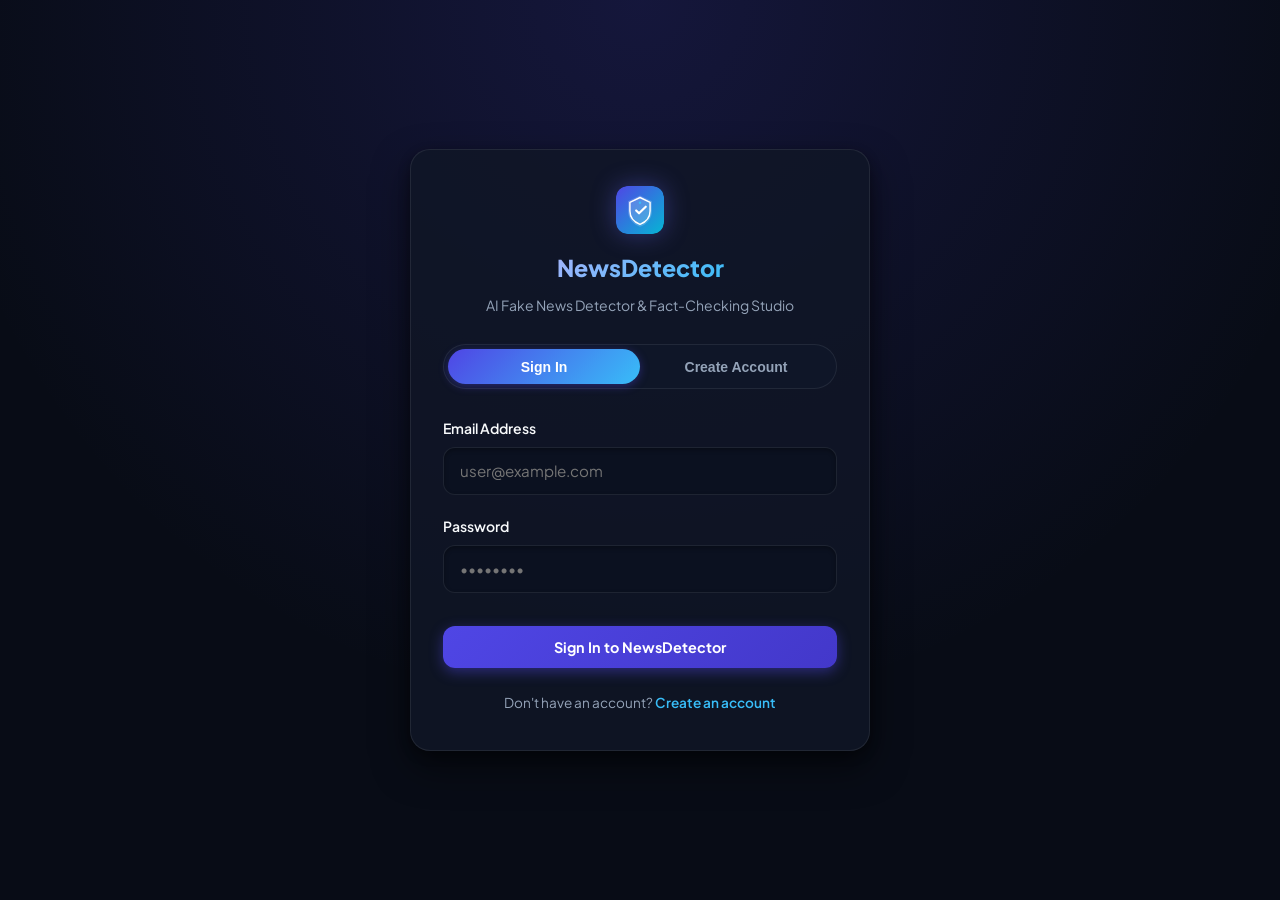
<file: static/login.html>
<!DOCTYPE html>
<html lang="en">
<head>
  <meta charset="UTF-8">
  <meta name="viewport" content="width=device-width, initial-scale=1.0">
  <title>Sign In & Register - NewsDetector</title>
  <meta name="description" content="Sign in or create an account for NewsDetector Fake News Detector.">
  <link rel="icon" type="image/svg+xml" href="/static/favicon.svg">
  <link rel="stylesheet" href="/static/style.css">
  <style>
    .auth-page-wrapper {
      min-height: 100vh;
      display: flex;
      flex-direction: column;
      align-items: center;
      justify-content: center;
      padding: 1.5rem;
      background: radial-gradient(circle at top, rgba(79, 70, 229, 0.18) 0%, transparent 65%), var(--bg-app);
    }
    .auth-card {
      width: 100%;
      max-width: 460px;
      background: var(--bg-card);
      border: 1px solid var(--border-subtle);
      border-radius: var(--radius-lg);
      padding: 2.25rem 2rem;
      box-shadow: var(--shadow-lg);
      animation: fadeIn 0.3s ease-out;
    }
    .auth-brand {
      display: flex;
      flex-direction: column;
      align-items: center;
      gap: 0.5rem;
      margin-bottom: 1.75rem;
      text-align: center;
    }
    .auth-brand h1 {
      font-size: 1.45rem;
      font-weight: 800;
      background: linear-gradient(135deg, #a5b4fc 0%, #38bdf8 100%);
      -webkit-background-clip: text;
      -webkit-text-fill-color: transparent;
    }
    .auth-subtitle {
      color: var(--text-muted);
      font-size: 0.875rem;
    }
    .form-pane {
      display: none;
    }
    .form-pane.active {
      display: block;
      animation: fadeIn 0.25s ease-out;
    }
    .auth-footer {
      text-align: center;
      margin-top: 1.5rem;
      font-size: 0.85rem;
      color: var(--text-muted);
    }
    .auth-footer a {
      color: #38bdf8;
      text-decoration: none;
      font-weight: 600;
    }
    .auth-footer a:hover {
      text-decoration: underline;
    }
    .brand-logo-glow {
      box-shadow: 0 0 25px rgba(99, 102, 241, 0.4);
      border-radius: var(--radius-md);
      transition: transform var(--transition-fast);
    }
    .brand-logo-glow:hover {
      transform: scale(1.05);
    }
  </style>
</head>
<body>
  <div class="auth-page-wrapper">
    <div class="auth-card">
      <div class="auth-brand">
        <a href="/" style="text-decoration: none;">
          <img src="/static/favicon.svg" alt="NewsDetector Logo" width="48" height="48" class="brand-logo-glow">
        </a>
        <h1>NewsDetector</h1>
        <p class="auth-subtitle">AI Fake News Detector & Fact-Checking Studio</p>
      </div>

      <!-- Segmented Tab Switcher -->
      <div class="auth-tabs" role="tablist">
        <button type="button" class="auth-tab-btn active" id="tab-btn-login" role="tab">Sign In</button>
        <button type="button" class="auth-tab-btn" id="tab-btn-register" role="tab">Create Account</button>
      </div>

      <!-- Form Pane 1: Sign In -->
      <div id="pane-login" class="form-pane active">
        <form id="page-login-form">
          <div class="form-group">
            <label for="login-email">Email Address</label>
            <input type="email" id="login-email" autocomplete="email" required placeholder="user@example.com">
          </div>

          <div class="form-group">
            <label for="login-password">Password</label>
            <input type="password" id="login-password" autocomplete="current-password" required placeholder="••••••••">
          </div>

          <button type="submit" class="btn btn-primary" style="width: 100%; margin-top: 0.85rem;" id="btn-submit-login">
            Sign In to NewsDetector
          </button>
        </form>

        <div class="auth-footer">
          Don't have an account? <a href="javascript:void(0)" id="link-switch-register">Create an account</a>
        </div>
      </div>

      <!-- Form Pane 2: Create Account -->
      <div id="pane-register" class="form-pane">
        <h2 style="font-size: 1.15rem; margin-bottom: 0.5rem; text-align: center; color: var(--text-main);">Create NewsDetector Account</h2>
        <form id="page-register-form">
          <div class="form-group">
            <label for="reg-name">Full Name</label>
            <input type="text" id="reg-name" required placeholder="Dr. Jane Doe">
          </div>

          <div class="form-group">
            <label for="reg-email">Email Address</label>
            <input type="email" id="reg-email" required placeholder="jane@example.com">
          </div>

          <div class="form-group">
            <label for="reg-password">Password</label>
            <input type="password" id="reg-password" required placeholder="Choose a strong password">
            
            <div class="pwd-policy-box">
              <div class="policy-item" id="p-len"><span>•</span> At least 8 characters</div>
              <div class="policy-item" id="p-upper"><span>•</span> One uppercase letter (A-Z)</div>
              <div class="policy-item" id="p-lower"><span>•</span> One lowercase letter (a-z)</div>
              <div class="policy-item" id="p-num"><span>•</span> One number (0-9)</div>
              <div class="policy-item" id="p-special"><span>•</span> One special character (!@#$%^&*)</div>
            </div>
          </div>

          <div class="form-group">
            <label for="reg-confirm">Confirm Password</label>
            <input type="password" id="reg-confirm" required placeholder="Re-type your password">
          </div>

          <button type="submit" class="btn btn-primary" style="width: 100%; margin-top: 0.85rem;" id="btn-submit-register">
            Complete Registration
          </button>
        </form>

        <div class="auth-footer">
          Already registered? <a href="javascript:void(0)" id="link-switch-login">Sign in here</a>
        </div>
      </div>

    </div>
  </div>

  <div id="toast-container"></div>

  <script>
    function showToast(message, type = 'info') {
      const container = document.getElementById('toast-container');
      const toast = document.createElement('div');
      toast.className = `toast ${type}`;
      toast.textContent = message;
      container.appendChild(toast);
      setTimeout(() => toast.remove(), 4000);
    }

    const API_BASE = (window.location.protocol === 'file:' || (window.location.port && window.location.port !== '8000'))
      ? 'http://127.0.0.1:8000'
      : '';

    const tabBtnLogin = document.getElementById('tab-btn-login');
    const tabBtnRegister = document.getElementById('tab-btn-register');
    const paneLogin = document.getElementById('pane-login');
    const paneRegister = document.getElementById('pane-register');
    const linkSwitchRegister = document.getElementById('link-switch-register');
    const linkSwitchLogin = document.getElementById('link-switch-login');

    function switchTab(mode) {
      if (mode === 'register') {
        tabBtnRegister.classList.add('active');
        tabBtnLogin.classList.remove('active');
        paneRegister.classList.add('active');
        paneLogin.classList.remove('active');
      } else {
        tabBtnLogin.classList.add('active');
        tabBtnRegister.classList.remove('active');
        paneLogin.classList.add('active');
        paneRegister.classList.remove('active');
      }
    }

    tabBtnLogin.addEventListener('click', () => switchTab('login'));
    tabBtnRegister.addEventListener('click', () => switchTab('register'));
    linkSwitchRegister.addEventListener('click', () => switchTab('register'));
    linkSwitchLogin.addEventListener('click', () => switchTab('login'));

    // Check URL parameters (e.g. ?tab=register or ?registered=1)
    const urlParams = new URLSearchParams(window.location.search);
    if (urlParams.get('tab') === 'register' || window.location.pathname === '/register') {
      switchTab('register');
    }
    if (urlParams.get('registered') === '1') {
      showToast('Account created! Please sign in with your credentials.', 'success');
      switchTab('login');
    }

    // Password validation feedback
    const pwdInput = document.getElementById('reg-password');
    pwdInput.addEventListener('input', () => {
      const val = pwdInput.value;
      setCheck('p-len', val.length >= 8);
      setCheck('p-upper', /[A-Z]/.test(val));
      setCheck('p-lower', /[a-z]/.test(val));
      setCheck('p-num', /[0-9]/.test(val));
      setCheck('p-special', /[!@#$%^&*(),.?":{}|<>\-_+=\[\]~/\\]/.test(val));
    });

    function setCheck(id, ok) {
      const el = document.getElementById(id);
      if (!el) return;
      if (ok) {
        el.classList.add('valid');
        el.querySelector('span').textContent = '✓';
      } else {
        el.classList.remove('valid');
        el.querySelector('span').textContent = '•';
      }
    }

    // Login Form Submit
    const loginForm = document.getElementById('page-login-form');
    const btnSubmitLogin = document.getElementById('btn-submit-login');
    loginForm.addEventListener('submit', async (e) => {
      e.preventDefault();
      const email = document.getElementById('login-email').value.trim();
      const password = document.getElementById('login-password').value;

      try {
        btnSubmitLogin.disabled = true;
        btnSubmitLogin.textContent = 'Verifying credentials...';

        const res = await fetch(`${API_BASE}/auth/login`, {
          method: 'POST',
          headers: { 'Content-Type': 'application/json' },
          body: JSON.stringify({ email, password }),
        });

        const data = await res.json();
        if (!res.ok) {
          throw new Error(data.detail || data.message || 'Login failed');
        }

        // Store tokens
        localStorage.setItem('access_token', data.access_token);
        localStorage.setItem('refresh_token', data.refresh_token);

        showToast('Signed in successfully! Opening NewsDetector workspace...', 'success');
        
        // Automatically open the second page (Main page /)
        setTimeout(() => {
          window.location.href = '/';
        }, 700);
      } catch (err) {
        showToast(err.message, 'error');
        btnSubmitLogin.disabled = false;
        btnSubmitLogin.textContent = 'Sign In to NewsDetector';
      }
    });

    // Register Form Submit
    const registerForm = document.getElementById('page-register-form');
    const btnSubmitRegister = document.getElementById('btn-submit-register');
    registerForm.addEventListener('submit', async (e) => {
      e.preventDefault();
      const full_name = document.getElementById('reg-name').value.trim();
      const email = document.getElementById('reg-email').value.trim();
      const password = pwdInput.value;
      const password_confirm = document.getElementById('reg-confirm').value;

      if (password !== password_confirm) {
        showToast('Password confirmation does not match.', 'error');
        return;
      }

      try {
        btnSubmitRegister.disabled = true;
        btnSubmitRegister.textContent = 'Creating account...';

        const res = await fetch(`${API_BASE}/auth/register`, {
          method: 'POST',
          headers: { 'Content-Type': 'application/json' },
          body: JSON.stringify({
            full_name,
            email,
            password,
            confirm_password: password_confirm,
            password_confirm,
          }),
        });

        const data = await res.json();
        if (!res.ok) {
          let errDetail = 'Registration failed';
          if (typeof data.detail === 'string') {
            errDetail = data.detail;
          } else if (Array.isArray(data.detail) && data.detail.length > 0) {
            errDetail = data.detail.map(d => d.msg || JSON.stringify(d)).join(', ');
          } else if (data.message) {
            errDetail = data.message;
          }
          throw new Error(errDetail);
        }

        showToast('Account created! Logging in automatically...', 'success');

        // Automatically log in with the new credentials
        try {
          const loginRes = await fetch(`${API_BASE}/auth/login`, {
            method: 'POST',
            headers: { 'Content-Type': 'application/json' },
            body: JSON.stringify({ email, password }),
          });
          if (loginRes.ok) {
            const loginData = await loginRes.json();
            localStorage.setItem('access_token', loginData.access_token);
            localStorage.setItem('refresh_token', loginData.refresh_token);
            setTimeout(() => {
              window.location.href = '/';
            }, 600);
            return;
          }
        } catch (_) {}

        switchTab('login');
        document.getElementById('login-email').value = email;
      } catch (err) {
        showToast(err.message, 'error');
        btnSubmitRegister.disabled = false;
        btnSubmitRegister.textContent = 'Complete Registration';
      }
    });
  </script>
</body>
</html>
</file>
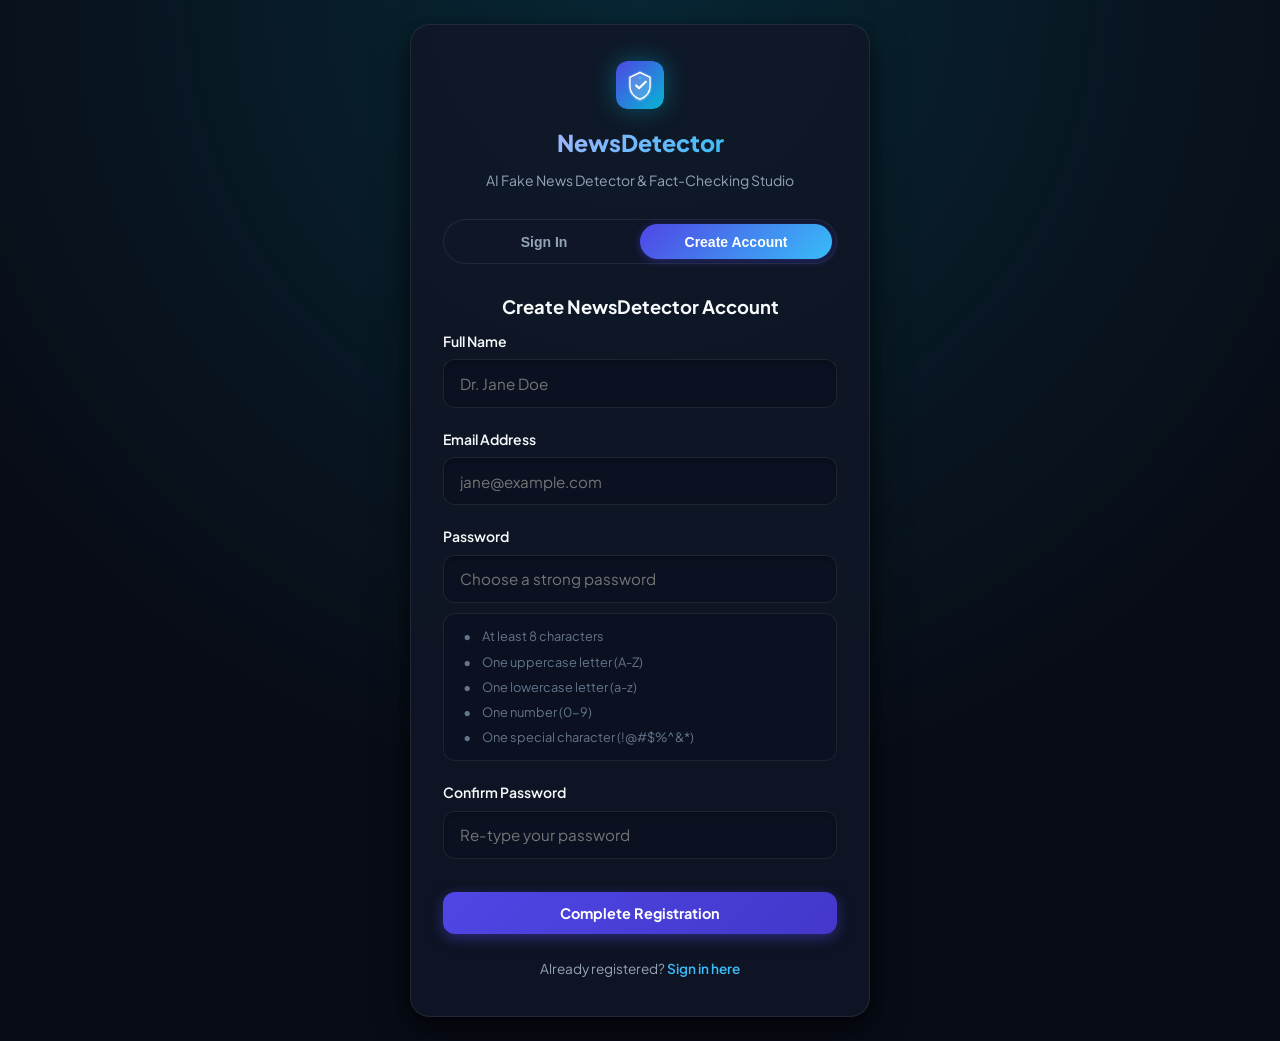
<file: static/register.html>
<!DOCTYPE html>
<html lang="en">
<head>
  <meta charset="UTF-8">
  <meta name="viewport" content="width=device-width, initial-scale=1.0">
  <title>Create Account - NewsDetector</title>
  <meta name="description" content="Register an account for NewsDetector Fake News Detector.">
  <link rel="icon" type="image/svg+xml" href="/static/favicon.svg">
  <link rel="stylesheet" href="/static/style.css">
  <style>
    .auth-page-wrapper {
      min-height: 100vh;
      display: flex;
      flex-direction: column;
      align-items: center;
      justify-content: center;
      padding: 1.5rem;
      background: radial-gradient(circle at top, rgba(6, 182, 212, 0.16) 0%, transparent 65%), var(--bg-app);
    }
    .auth-card {
      width: 100%;
      max-width: 460px;
      background: var(--bg-card);
      border: 1px solid var(--border-subtle);
      border-radius: var(--radius-lg);
      padding: 2.25rem 2rem;
      box-shadow: var(--shadow-lg);
      animation: fadeIn 0.3s ease-out;
    }
    .auth-brand {
      display: flex;
      flex-direction: column;
      align-items: center;
      gap: 0.5rem;
      margin-bottom: 1.75rem;
      text-align: center;
    }
    .auth-brand h1 {
      font-size: 1.45rem;
      font-weight: 800;
      background: linear-gradient(135deg, #a5b4fc 0%, #38bdf8 100%);
      -webkit-background-clip: text;
      -webkit-text-fill-color: transparent;
    }
    .auth-subtitle {
      color: var(--text-muted);
      font-size: 0.875rem;
    }
    .form-pane {
      display: none;
    }
    .form-pane.active {
      display: block;
      animation: fadeIn 0.25s ease-out;
    }
    .auth-footer {
      text-align: center;
      margin-top: 1.5rem;
      font-size: 0.85rem;
      color: var(--text-muted);
    }
    .auth-footer a {
      color: #38bdf8;
      text-decoration: none;
      font-weight: 600;
    }
    .auth-footer a:hover {
      text-decoration: underline;
    }
    .brand-logo-glow {
      box-shadow: 0 0 25px rgba(6, 182, 212, 0.4);
      border-radius: var(--radius-md);
      transition: transform var(--transition-fast);
    }
    .brand-logo-glow:hover {
      transform: scale(1.05);
    }
  </style>
</head>
<body>
  <div class="auth-page-wrapper">
    <div class="auth-card">
      <div class="auth-brand">
        <a href="/" style="text-decoration: none;">
          <img src="/static/favicon.svg" alt="NewsDetector Logo" width="48" height="48" class="brand-logo-glow">
        </a>
        <h1>NewsDetector</h1>
        <p class="auth-subtitle">AI Fake News Detector & Fact-Checking Studio</p>
      </div>

      <!-- Segmented Tab Switcher -->
      <div class="auth-tabs" role="tablist">
        <button type="button" class="auth-tab-btn" id="tab-btn-login" role="tab">Sign In</button>
        <button type="button" class="auth-tab-btn active" id="tab-btn-register" role="tab">Create Account</button>
      </div>

      <!-- Form Pane 1: Sign In -->
      <div id="pane-login" class="form-pane">
        <form id="page-login-form">
          <div class="form-group">
            <label for="login-email">Email Address</label>
            <input type="email" id="login-email" autocomplete="email" required placeholder="user@example.com">
          </div>

          <div class="form-group">
            <label for="login-password">Password</label>
            <input type="password" id="login-password" autocomplete="current-password" required placeholder="••••••••">
          </div>

          <button type="submit" class="btn btn-primary" style="width: 100%; margin-top: 0.85rem;" id="btn-submit-login">
            Sign In to NewsDetector
          </button>
        </form>

        <div class="auth-footer">
          Don't have an account? <a href="javascript:void(0)" id="link-switch-register">Create an account</a>
        </div>
      </div>

      <!-- Form Pane 2: Create Account -->
      <div id="pane-register" class="form-pane active">
        <h2 style="font-size: 1.15rem; margin-bottom: 0.5rem; text-align: center; color: var(--text-main);">Create NewsDetector Account</h2>
        <form id="page-register-form">
          <div class="form-group">
            <label for="reg-name">Full Name</label>
            <input type="text" id="reg-name" required placeholder="Dr. Jane Doe">
          </div>

          <div class="form-group">
            <label for="reg-email">Email Address</label>
            <input type="email" id="reg-email" required placeholder="jane@example.com">
          </div>

          <div class="form-group">
            <label for="reg-password">Password</label>
            <input type="password" id="reg-password" required placeholder="Choose a strong password">
            
            <div class="pwd-policy-box">
              <div class="policy-item" id="p-len"><span>•</span> At least 8 characters</div>
              <div class="policy-item" id="p-upper"><span>•</span> One uppercase letter (A-Z)</div>
              <div class="policy-item" id="p-lower"><span>•</span> One lowercase letter (a-z)</div>
              <div class="policy-item" id="p-num"><span>•</span> One number (0-9)</div>
              <div class="policy-item" id="p-special"><span>•</span> One special character (!@#$%^&*)</div>
            </div>
          </div>

          <div class="form-group">
            <label for="reg-confirm">Confirm Password</label>
            <input type="password" id="reg-confirm" required placeholder="Re-type your password">
          </div>

          <button type="submit" class="btn btn-primary" style="width: 100%; margin-top: 0.85rem;" id="btn-submit-register">
            Complete Registration
          </button>
        </form>

        <div class="auth-footer">
          Already registered? <a href="javascript:void(0)" id="link-switch-login">Sign in here</a>
        </div>
      </div>

    </div>
  </div>

  <div id="toast-container"></div>

  <script>
    function showToast(message, type = 'info') {
      const container = document.getElementById('toast-container');
      const toast = document.createElement('div');
      toast.className = `toast ${type}`;
      toast.textContent = message;
      container.appendChild(toast);
      setTimeout(() => toast.remove(), 4000);
    }

    const API_BASE = (window.location.protocol === 'file:' || (window.location.port && window.location.port !== '8000'))
      ? 'http://127.0.0.1:8000'
      : '';

    const tabBtnLogin = document.getElementById('tab-btn-login');
    const tabBtnRegister = document.getElementById('tab-btn-register');
    const paneLogin = document.getElementById('pane-login');
    const paneRegister = document.getElementById('pane-register');
    const linkSwitchRegister = document.getElementById('link-switch-register');
    const linkSwitchLogin = document.getElementById('link-switch-login');

    function switchTab(mode) {
      if (mode === 'login') {
        tabBtnLogin.classList.add('active');
        tabBtnRegister.classList.remove('active');
        paneLogin.classList.add('active');
        paneRegister.classList.remove('active');
      } else {
        tabBtnRegister.classList.add('active');
        tabBtnLogin.classList.remove('active');
        paneRegister.classList.add('active');
        paneLogin.classList.remove('active');
      }
    }

    tabBtnLogin.addEventListener('click', () => switchTab('login'));
    tabBtnRegister.addEventListener('click', () => switchTab('register'));
    linkSwitchRegister.addEventListener('click', () => switchTab('register'));
    linkSwitchLogin.addEventListener('click', () => switchTab('login'));

    // Password validation feedback
    const pwdInput = document.getElementById('reg-password');
    pwdInput.addEventListener('input', () => {
      const val = pwdInput.value;
      setCheck('p-len', val.length >= 8);
      setCheck('p-upper', /[A-Z]/.test(val));
      setCheck('p-lower', /[a-z]/.test(val));
      setCheck('p-num', /[0-9]/.test(val));
      setCheck('p-special', /[!@#$%^&*(),.?":{}|<>\-_+=\[\]~/\\]/.test(val));
    });

    function setCheck(id, ok) {
      const el = document.getElementById(id);
      if (!el) return;
      if (ok) {
        el.classList.add('valid');
        el.querySelector('span').textContent = '✓';
      } else {
        el.classList.remove('valid');
        el.querySelector('span').textContent = '•';
      }
    }

    // Login Form Submit
    const loginForm = document.getElementById('page-login-form');
    const btnSubmitLogin = document.getElementById('btn-submit-login');
    loginForm.addEventListener('submit', async (e) => {
      e.preventDefault();
      const email = document.getElementById('login-email').value.trim();
      const password = document.getElementById('login-password').value;

      try {
        btnSubmitLogin.disabled = true;
        btnSubmitLogin.textContent = 'Verifying credentials...';

        const res = await fetch(`${API_BASE}/auth/login`, {
          method: 'POST',
          headers: { 'Content-Type': 'application/json' },
          body: JSON.stringify({ email, password }),
        });

        const data = await res.json();
        if (!res.ok) {
          throw new Error(data.detail || data.message || 'Login failed');
        }

        // Store tokens
        localStorage.setItem('access_token', data.access_token);
        localStorage.setItem('refresh_token', data.refresh_token);

        showToast('Signed in successfully! Opening NewsDetector workspace...', 'success');
        
        // Automatically open the second page (Main page /)
        setTimeout(() => {
          window.location.href = '/';
        }, 700);
      } catch (err) {
        showToast(err.message, 'error');
        btnSubmitLogin.disabled = false;
        btnSubmitLogin.textContent = 'Sign In to NewsDetector';
      }
    });

    // Register Form Submit
    const registerForm = document.getElementById('page-register-form');
    const btnSubmitRegister = document.getElementById('btn-submit-register');
    registerForm.addEventListener('submit', async (e) => {
      e.preventDefault();
      const full_name = document.getElementById('reg-name').value.trim();
      const email = document.getElementById('reg-email').value.trim();
      const password = pwdInput.value;
      const password_confirm = document.getElementById('reg-confirm').value;

      if (password !== password_confirm) {
        showToast('Password confirmation does not match.', 'error');
        return;
      }

      try {
        btnSubmitRegister.disabled = true;
        btnSubmitRegister.textContent = 'Creating account...';

        const res = await fetch(`${API_BASE}/auth/register`, {
          method: 'POST',
          headers: { 'Content-Type': 'application/json' },
          body: JSON.stringify({
            full_name,
            email,
            password,
            confirm_password: password_confirm,
            password_confirm,
          }),
        });

        const data = await res.json();
        if (!res.ok) {
          let errDetail = 'Registration failed';
          if (typeof data.detail === 'string') {
            errDetail = data.detail;
          } else if (Array.isArray(data.detail) && data.detail.length > 0) {
            errDetail = data.detail.map(d => d.msg || JSON.stringify(d)).join(', ');
          } else if (data.message) {
            errDetail = data.message;
          }
          throw new Error(errDetail);
        }

        showToast('Account created! Logging in automatically...', 'success');

        // Automatically log in with the new credentials and open Main page
        try {
          const loginRes = await fetch(`${API_BASE}/auth/login`, {
            method: 'POST',
            headers: { 'Content-Type': 'application/json' },
            body: JSON.stringify({ email, password }),
          });
          if (loginRes.ok) {
            const loginData = await loginRes.json();
            localStorage.setItem('access_token', loginData.access_token);
            localStorage.setItem('refresh_token', loginData.refresh_token);
            setTimeout(() => {
              window.location.href = '/';
            }, 600);
            return;
          }
        } catch (_) {}

        switchTab('login');
        document.getElementById('login-email').value = email;
      } catch (err) {
        showToast(err.message, 'error');
        btnSubmitRegister.disabled = false;
        btnSubmitRegister.textContent = 'Complete Registration';
      }
    });
  </script>
</body>
</html>
</file>
<file: static/style.css>
/* ==========================================================================
   NewsDetector - Modern Interactive Design System & Stylesheet
   ========================================================================== */

@import url('https://fonts.googleapis.com/css2?family=Plus+Jakarta+Sans:ital,wght@0,300;0,400;0,500;0,600;0,700;0,800;1,400&family=JetBrains+Mono:wght@400;500;600;700&display=swap');

:root {
  --font-sans: 'Plus Jakarta Sans', -apple-system, BlinkMacSystemFont, 'Segoe UI', Roboto, Helvetica, Arial, sans-serif;
  --font-mono: 'JetBrains Mono', 'Fira Code', Consolas, Monaco, monospace;

  /* Theme Canvas */
  --bg-app: #080c16;
  --bg-card: rgba(16, 23, 38, 0.82);
  --bg-card-hover: rgba(22, 32, 53, 0.9);
  --bg-surface: #172033;
  --bg-input: #0b1120;
  
  /* Borders & Accents */
  --border-subtle: rgba(255, 255, 255, 0.08);
  --border-light: rgba(255, 255, 255, 0.14);
  --border-accent: #6366f1;
  --border-accent-glow: rgba(99, 102, 241, 0.4);

  /* Typography */
  --text-main: #f8fafc;
  --text-muted: #94a3b8;
  --text-dim: #64748b;

  /* Brand Accents */
  --primary: #4f46e5;
  --primary-hover: #4338ca;
  --primary-glow: rgba(79, 70, 229, 0.35);
  --primary-light: rgba(99, 102, 241, 0.15);

  --secondary: #06b6d4;
  --secondary-hover: #0891b2;
  --secondary-glow: rgba(6, 182, 212, 0.35);

  /* Veracity Status Palette */
  --verdict-real: #10b981;
  --verdict-real-bg: rgba(16, 185, 129, 0.14);
  --verdict-real-border: rgba(16, 185, 129, 0.4);
  --verdict-real-glow: rgba(16, 185, 129, 0.3);

  --verdict-fake: #ef4444;
  --verdict-fake-bg: rgba(239, 68, 68, 0.14);
  --verdict-fake-border: rgba(239, 68, 68, 0.4);
  --verdict-fake-glow: rgba(239, 68, 68, 0.3);

  --verdict-uncertain: #f59e0b;
  --verdict-uncertain-bg: rgba(245, 158, 11, 0.14);
  --verdict-uncertain-border: rgba(245, 158, 11, 0.4);
  --verdict-uncertain-glow: rgba(245, 158, 11, 0.3);

  /* Geometry & Shadows */
  --radius-sm: 8px;
  --radius-md: 12px;
  --radius-lg: 20px;
  --radius-full: 9999px;

  --shadow-sm: 0 2px 4px rgba(0, 0, 0, 0.3);
  --shadow-md: 0 6px 16px rgba(0, 0, 0, 0.4), 0 1px 3px rgba(0, 0, 0, 0.2);
  --shadow-lg: 0 16px 36px rgba(0, 0, 0, 0.5), 0 4px 12px rgba(0, 0, 0, 0.3);
  --shadow-glow: 0 0 25px rgba(99, 102, 241, 0.25);

  --transition-fast: 0.15s cubic-bezier(0.4, 0, 0.2, 1);
  --transition-smooth: 0.25s cubic-bezier(0.16, 1, 0.3, 1);
}

*, *::before, *::after {
  box-sizing: border-box;
  margin: 0;
  padding: 0;
}

body {
  font-family: var(--font-sans);
  background-color: var(--bg-app);
  background-image: 
    radial-gradient(ellipse 80% 50% at 50% -20%, rgba(99, 102, 241, 0.18), transparent 70%),
    radial-gradient(circle at 90% 20%, rgba(6, 182, 212, 0.08), transparent 50%),
    radial-gradient(circle at 10% 80%, rgba(139, 92, 246, 0.06), transparent 50%);
  background-attachment: fixed;
  color: var(--text-main);
  line-height: 1.6;
  min-height: 100vh;
  display: flex;
  flex-direction: column;
  -webkit-font-smoothing: antialiased;
  -moz-osx-font-smoothing: grayscale;
}

/* --------------------------------------------------------------------------
   App Header & Modern Navigation
   -------------------------------------------------------------------------- */

.app-header {
  position: sticky;
  top: 0;
  z-index: 60;
  background-color: rgba(8, 12, 22, 0.8);
  backdrop-filter: blur(16px);
  -webkit-backdrop-filter: blur(16px);
  border-bottom: 1px solid var(--border-subtle);
  padding: 0.85rem 1.75rem;
  transition: var(--transition-smooth);
}

.header-container {
  max-width: 1340px;
  margin: 0 auto;
  display: flex;
  align-items: center;
  justify-content: space-between;
  gap: 1.25rem;
}

.brand {
  display: flex;
  align-items: center;
  gap: 0.85rem;
  text-decoration: none;
  color: var(--text-main);
  transition: var(--transition-fast);
}

.brand:hover {
  opacity: 0.92;
  transform: scale(1.02);
}

.brand-icon {
  width: 40px;
  height: 40px;
  border-radius: var(--radius-md);
  display: flex;
  align-items: center;
  justify-content: center;
  box-shadow: 0 4px 14px rgba(79, 70, 229, 0.35);
  background: linear-gradient(135deg, rgba(79, 70, 229, 0.2), rgba(6, 182, 212, 0.2));
  border: 1px solid rgba(255, 255, 255, 0.12);
}

.brand-text h1 {
  font-size: 1.25rem;
  font-weight: 800;
  letter-spacing: -0.025em;
  background: linear-gradient(135deg, #a5b4fc 0%, #38bdf8 50%, #818cf8 100%);
  -webkit-background-clip: text;
  -webkit-text-fill-color: transparent;
}

.brand-badge {
  font-size: 0.7rem;
  font-weight: 700;
  padding: 0.2rem 0.6rem;
  border-radius: var(--radius-full);
  background: rgba(99, 102, 241, 0.15);
  color: #c7d2fe;
  border: 1px solid rgba(165, 180, 252, 0.25);
  text-transform: uppercase;
  letter-spacing: 0.06em;
  box-shadow: 0 0 10px rgba(99, 102, 241, 0.15);
}

/* Nav Tabs */
.nav-tabs {
  display: flex;
  gap: 0.35rem;
  list-style: none;
  background-color: rgba(15, 23, 42, 0.65);
  padding: 0.3rem;
  border-radius: var(--radius-full);
  border: 1px solid var(--border-subtle);
  box-shadow: inset 0 1px 3px rgba(0, 0, 0, 0.4);
}

.nav-tab-btn {
  background: transparent;
  border: none;
  color: var(--text-muted);
  font-family: inherit;
  font-size: 0.875rem;
  font-weight: 600;
  padding: 0.55rem 1.05rem;
  border-radius: var(--radius-full);
  cursor: pointer;
  display: inline-flex;
  align-items: center;
  gap: 0.5rem;
  transition: var(--transition-fast);
  user-select: none;
  position: relative;
}

.nav-tab-btn:hover {
  color: var(--text-main);
  background-color: rgba(255, 255, 255, 0.05);
  transform: translateY(-1px);
}

.nav-tab-btn.active {
  color: #ffffff;
  background: linear-gradient(135deg, #4f46e5 0%, #4338ca 100%);
  font-weight: 700;
  box-shadow: 0 2px 10px rgba(79, 70, 229, 0.45);
}

.user-controls {
  display: flex;
  align-items: center;
  gap: 0.85rem;
}

.user-status-card {
  display: flex;
  align-items: center;
  gap: 0.65rem;
  background-color: rgba(16, 23, 38, 0.8);
  padding: 0.4rem 0.85rem;
  border-radius: var(--radius-full);
  border: 1px solid var(--border-light);
  box-shadow: var(--shadow-sm);
}

.user-avatar {
  width: 28px;
  height: 28px;
  border-radius: 50%;
  background: linear-gradient(135deg, #6366f1, #06b6d4);
  display: flex;
  align-items: center;
  justify-content: center;
  font-size: 0.8rem;
  font-weight: 800;
  color: white;
  box-shadow: 0 0 10px rgba(6, 182, 212, 0.4);
}

.user-info-text {
  display: flex;
  flex-direction: column;
}

.user-name {
  font-size: 0.825rem;
  font-weight: 700;
  color: var(--text-main);
}

.user-role-tag {
  font-size: 0.65rem;
  color: #38bdf8;
  font-weight: 700;
  text-transform: uppercase;
  letter-spacing: 0.05em;
}

/* --------------------------------------------------------------------------
   Main Content Container
   -------------------------------------------------------------------------- */

.app-main {
  flex: 1;
  max-width: 1340px;
  width: 100%;
  margin: 0 auto;
  padding: 2rem 1.75rem 4rem 1.75rem;
}

.tab-pane {
  display: none;
}

.tab-pane.active {
  display: block;
  animation: tabFadeIn 0.3s cubic-bezier(0.16, 1, 0.3, 1);
}

@keyframes tabFadeIn {
  from {
    opacity: 0;
    transform: translateY(8px) scale(0.995);
  }
  to {
    opacity: 1;
    transform: translateY(0) scale(1);
  }
}

/* --------------------------------------------------------------------------
   Cards, Panels & Hero Banners
   -------------------------------------------------------------------------- */

.hero-banner {
  background: linear-gradient(135deg, rgba(22, 32, 53, 0.75) 0%, rgba(13, 20, 36, 0.85) 100%);
  border: 1px solid var(--border-light);
  border-radius: var(--radius-lg);
  padding: 1.75rem 2.25rem;
  margin-bottom: 2rem;
  display: flex;
  justify-content: space-between;
  align-items: center;
  gap: 1.75rem;
  flex-wrap: wrap;
  box-shadow: var(--shadow-md);
  position: relative;
  overflow: hidden;
}

.hero-banner::after {
  content: '';
  position: absolute;
  top: 0;
  right: 0;
  width: 250px;
  height: 100%;
  background: linear-gradient(90deg, transparent, rgba(99, 102, 241, 0.08));
  pointer-events: none;
}

.hero-text h2 {
  font-size: 1.75rem;
  font-weight: 800;
  letter-spacing: -0.03em;
  margin-bottom: 0.35rem;
  background: linear-gradient(135deg, #ffffff 0%, #cbd5e1 100%);
  -webkit-background-clip: text;
  -webkit-text-fill-color: transparent;
}

.hero-text p {
  color: var(--text-muted);
  font-size: 0.975rem;
  max-width: 680px;
}

.hero-stats {
  display: flex;
  gap: 1.25rem;
}

.stat-chip {
  background: rgba(11, 17, 32, 0.8);
  border: 1px solid var(--border-subtle);
  border-radius: var(--radius-md);
  padding: 0.75rem 1.25rem;
  text-align: center;
  transition: var(--transition-fast);
}

.stat-chip:hover {
  border-color: rgba(56, 189, 248, 0.3);
  transform: translateY(-2px);
  box-shadow: 0 4px 12px rgba(0, 0, 0, 0.3);
}

.stat-chip-val {
  font-size: 1.35rem;
  font-weight: 800;
  color: #38bdf8;
  font-family: var(--font-mono);
}

.stat-chip-lbl {
  font-size: 0.725rem;
  color: var(--text-muted);
  text-transform: uppercase;
  letter-spacing: 0.06em;
  font-weight: 600;
}

.grid-2 {
  display: grid;
  grid-template-columns: 1fr 1fr;
  gap: 1.75rem;
}

.card {
  background-color: var(--bg-card);
  backdrop-filter: blur(12px);
  -webkit-backdrop-filter: blur(12px);
  border: 1px solid var(--border-subtle);
  border-radius: var(--radius-lg);
  padding: 1.75rem;
  box-shadow: var(--shadow-md);
  transition: var(--transition-smooth);
  position: relative;
}

.card:hover {
  border-color: var(--border-accent-glow);
  box-shadow: var(--shadow-lg), 0 0 20px rgba(99, 102, 241, 0.12);
  transform: translateY(-2px);
}

.card-header {
  display: flex;
  align-items: center;
  justify-content: space-between;
  margin-bottom: 1.35rem;
  padding-bottom: 0.85rem;
  border-bottom: 1px solid var(--border-subtle);
}

.card-title {
  font-size: 1.15rem;
  font-weight: 700;
  letter-spacing: -0.015em;
  display: flex;
  align-items: center;
  gap: 0.6rem;
}

.card-title svg {
  color: #818cf8;
}

/* --------------------------------------------------------------------------
   Inputs, Forms & Interactive Buttons
   -------------------------------------------------------------------------- */

.form-group {
  margin-bottom: 1.25rem;
}

label {
  display: block;
  font-size: 0.875rem;
  font-weight: 600;
  color: var(--text-main);
  margin-bottom: 0.45rem;
}

input[type="text"],
input[type="email"],
input[type="password"],
input[type="url"],
input[type="number"],
textarea,
select {
  width: 100%;
  font-family: inherit;
  font-size: 0.95rem;
  color: var(--text-main);
  background-color: var(--bg-input);
  border: 1px solid var(--border-subtle);
  border-radius: var(--radius-md);
  padding: 0.85rem 1rem;
  outline: none;
  transition: var(--transition-fast);
  box-shadow: inset 0 2px 4px rgba(0, 0, 0, 0.3);
}

input:focus,
textarea:focus,
select:focus {
  border-color: var(--border-accent);
  box-shadow: 0 0 0 3px rgba(99, 102, 241, 0.28), inset 0 2px 4px rgba(0, 0, 0, 0.3);
  background-color: rgba(15, 23, 42, 0.95);
}

textarea {
  min-height: 125px;
  resize: vertical;
  line-height: 1.6;
}

.input-hint {
  font-size: 0.775rem;
  color: var(--text-dim);
  margin-top: 0.4rem;
  display: flex;
  align-items: center;
  gap: 0.35rem;
}

/* Character & Word counter bar */
.input-counter-bar {
  display: flex;
  justify-content: space-between;
  align-items: center;
  margin-top: 0.35rem;
  font-size: 0.75rem;
  color: var(--text-dim);
  font-family: var(--font-mono);
}

/* Buttons */
.btn {
  font-family: inherit;
  font-size: 0.9rem;
  font-weight: 700;
  padding: 0.75rem 1.4rem;
  border-radius: var(--radius-md);
  border: none;
  cursor: pointer;
  display: inline-flex;
  align-items: center;
  justify-content: center;
  gap: 0.55rem;
  transition: var(--transition-fast);
  text-decoration: none;
  position: relative;
  overflow: hidden;
  user-select: none;
}

.btn-primary {
  background: linear-gradient(135deg, #4f46e5 0%, #4338ca 100%);
  color: white;
  box-shadow: 0 4px 14px rgba(79, 70, 229, 0.45);
}

.btn-primary:hover {
  background: linear-gradient(135deg, #6366f1 0%, #4f46e5 100%);
  transform: translateY(-2px);
  box-shadow: 0 6px 20px rgba(79, 70, 229, 0.55);
}

.btn-primary:active {
  transform: translateY(0);
}

.btn-secondary {
  background-color: var(--bg-surface);
  color: var(--text-main);
  border: 1px solid var(--border-subtle);
  box-shadow: var(--shadow-sm);
}

.btn-secondary:hover {
  background-color: #24314c;
  color: white;
  border-color: var(--border-light);
  transform: translateY(-1px);
}

.btn-accent {
  background: linear-gradient(135deg, #0284c7 0%, #06b6d4 100%);
  color: white;
  box-shadow: 0 4px 14px rgba(6, 182, 212, 0.4);
}

.btn-accent:hover {
  background: linear-gradient(135deg, #0ea5e9 0%, #0891b2 100%);
  transform: translateY(-2px);
  box-shadow: 0 6px 20px rgba(6, 182, 212, 0.5);
}

.btn-sm {
  padding: 0.4rem 0.85rem;
  font-size: 0.8rem;
  border-radius: var(--radius-sm);
}

.btn:disabled {
  opacity: 0.6;
  cursor: not-allowed;
  transform: none !important;
  box-shadow: none !important;
}

/* Sample Quick-Click Chips */
.samples-wrapper {
  margin-top: 0.85rem;
  display: flex;
  align-items: center;
  gap: 0.55rem;
  flex-wrap: wrap;
}

.samples-label {
  font-size: 0.775rem;
  color: var(--text-dim);
  font-weight: 700;
  text-transform: uppercase;
  letter-spacing: 0.05em;
}

.sample-chip {
  background: rgba(30, 41, 59, 0.7);
  border: 1px solid var(--border-subtle);
  color: #93c5fd;
  font-size: 0.775rem;
  font-weight: 500;
  padding: 0.3rem 0.75rem;
  border-radius: var(--radius-full);
  cursor: pointer;
  transition: var(--transition-fast);
  display: inline-flex;
  align-items: center;
  gap: 0.35rem;
  user-select: none;
}

.sample-chip:hover {
  background: rgba(99, 102, 241, 0.22);
  border-color: #818cf8;
  color: #ffffff;
  transform: translateY(-1px) scale(1.03);
  box-shadow: 0 2px 8px rgba(99, 102, 241, 0.25);
}

.sample-chip:active {
  transform: scale(0.98);
}

/* --------------------------------------------------------------------------
   Result Banners, Animated Meters & Gauges
   -------------------------------------------------------------------------- */

.result-box {
  background-color: rgba(11, 17, 32, 0.95);
  border: 1px solid var(--border-light);
  border-radius: var(--radius-lg);
  padding: 1.75rem;
  margin-top: 1.5rem;
  box-shadow: var(--shadow-md);
  animation: fadeInResult 0.35s cubic-bezier(0.16, 1, 0.3, 1);
}

@keyframes fadeInResult {
  from {
    opacity: 0;
    transform: translateY(12px);
  }
  to {
    opacity: 1;
    transform: translateY(0);
  }
}

.verdict-banner {
  display: flex;
  align-items: center;
  justify-content: space-between;
  padding: 1.25rem 1.5rem;
  border-radius: var(--radius-md);
  margin-bottom: 1.5rem;
  gap: 1.25rem;
  box-shadow: var(--shadow-sm);
  position: relative;
  overflow: hidden;
}

.verdict-banner.real {
  background-color: var(--verdict-real-bg);
  border: 1px solid var(--verdict-real-border);
  color: #34d399;
  box-shadow: 0 0 20px rgba(16, 185, 129, 0.15);
}

.verdict-banner.fake {
  background-color: var(--verdict-fake-bg);
  border: 1px solid var(--verdict-fake-border);
  color: #f87171;
  box-shadow: 0 0 20px rgba(239, 68, 68, 0.15);
}

.verdict-banner.uncertain {
  background-color: var(--verdict-uncertain-bg);
  border: 1px solid var(--verdict-uncertain-border);
  color: #fbbf24;
  box-shadow: 0 0 20px rgba(245, 158, 11, 0.15);
}

.verdict-tag {
  font-size: 1.35rem;
  font-weight: 800;
  letter-spacing: 0.04em;
  display: flex;
  align-items: center;
  gap: 0.6rem;
}

.confidence-meter {
  display: flex;
  flex-direction: column;
  gap: 0.4rem;
  min-width: 160px;
}

.confidence-val {
  font-size: 0.875rem;
  font-weight: 700;
  display: flex;
  justify-content: space-between;
  font-family: var(--font-mono);
}

.progress-bar-bg {
  width: 100%;
  height: 10px;
  background-color: rgba(255, 255, 255, 0.1);
  border-radius: var(--radius-full);
  overflow: hidden;
  position: relative;
}

.progress-bar-fill {
  height: 100%;
  border-radius: var(--radius-full);
  transition: width 0.8s cubic-bezier(0.16, 1, 0.3, 1);
  position: relative;
}

.progress-bar-fill::after {
  content: '';
  position: absolute;
  top: 0;
  left: 0;
  right: 0;
  bottom: 0;
  background: linear-gradient(90deg, transparent, rgba(255, 255, 255, 0.35), transparent);
  animation: barShimmer 2s infinite;
}

@keyframes barShimmer {
  0% { transform: translateX(-100%); }
  100% { transform: translateX(100%); }
}

.progress-bar-fill.real { background: linear-gradient(90deg, #059669, #10b981); }
.progress-bar-fill.fake { background: linear-gradient(90deg, #dc2626, #ef4444); }
.progress-bar-fill.uncertain { background: linear-gradient(90deg, #d97706, #f59e0b); }

.explanation-text {
  color: #e2e8f0;
  font-size: 1rem;
  line-height: 1.7;
  margin-bottom: 1.25rem;
  background: rgba(255, 255, 255, 0.02);
  padding: 1rem;
  border-radius: var(--radius-md);
  border-left: 3px solid var(--border-accent);
}

.signals-list {
  display: flex;
  flex-wrap: wrap;
  gap: 0.5rem;
  margin-top: 0.6rem;
}

.signal-pill {
  background: rgba(99, 102, 241, 0.15);
  color: #c7d2fe;
  font-size: 0.8rem;
  font-weight: 600;
  padding: 0.3rem 0.75rem;
  border-radius: var(--radius-full);
  border: 1px solid rgba(165, 180, 252, 0.3);
  box-shadow: 0 1px 3px rgba(0, 0, 0, 0.2);
}

/* --------------------------------------------------------------------------
   Evidence Cards & Stance Indicators
   -------------------------------------------------------------------------- */

.evidence-list {
  display: flex;
  flex-direction: column;
  gap: 0.85rem;
  margin-top: 1.15rem;
}

.evidence-card {
  background: rgba(22, 32, 53, 0.7);
  border: 1px solid var(--border-subtle);
  border-radius: var(--radius-md);
  padding: 1.15rem;
  transition: var(--transition-fast);
}

.evidence-card:hover {
  background: rgba(26, 38, 64, 0.95);
  border-color: rgba(56, 189, 248, 0.35);
  transform: translateX(3px);
  box-shadow: var(--shadow-sm);
}

.evidence-meta {
  display: flex;
  align-items: center;
  justify-content: space-between;
  gap: 0.6rem;
  margin-bottom: 0.5rem;
  flex-wrap: wrap;
}

.evidence-source {
  font-weight: 700;
  font-size: 0.95rem;
  color: #38bdf8;
  text-decoration: none;
  display: inline-flex;
  align-items: center;
  gap: 0.35rem;
}

.evidence-source:hover {
  text-decoration: underline;
  color: #7dd3fc;
}

.tier-badge {
  font-size: 0.675rem;
  font-weight: 800;
  padding: 0.2rem 0.6rem;
  border-radius: var(--radius-full);
  text-transform: uppercase;
  letter-spacing: 0.05em;
}

.tier-1 { background: rgba(59, 130, 246, 0.2); color: #93c5fd; border: 1px solid #3b82f6; }
.tier-2 { background: rgba(16, 185, 129, 0.2); color: #6ee7b7; border: 1px solid #10b981; }
.tier-3 { background: rgba(245, 158, 11, 0.2); color: #fde68a; border: 1px solid #f59e0b; }
.tier-4 { background: rgba(107, 114, 128, 0.25); color: #d1d5db; border: 1px solid #6b7280; }

.stance-pill {
  font-size: 0.725rem;
  font-weight: 800;
  padding: 0.25rem 0.65rem;
  border-radius: var(--radius-sm);
  text-transform: uppercase;
}

.stance-supports { background: var(--verdict-real-bg); color: var(--verdict-real); border: 1px solid var(--verdict-real-border); }
.stance-refutes { background: var(--verdict-fake-bg); color: var(--verdict-fake); border: 1px solid var(--verdict-fake-border); }
.stance-neutral { background: rgba(148, 163, 184, 0.15); color: var(--text-muted); border: 1px solid rgba(148, 163, 184, 0.25); }

.evidence-snippet {
  font-size: 0.885rem;
  color: #cbd5e1;
  font-style: italic;
  margin-top: 0.5rem;
  line-height: 1.5;
  border-left: 3px solid var(--border-accent);
  padding-left: 0.85rem;
  background: rgba(0, 0, 0, 0.2);
  border-radius: 0 var(--radius-sm) var(--radius-sm) 0;
  padding-top: 0.35rem;
  padding-bottom: 0.35rem;
}

/* --------------------------------------------------------------------------
   Linguistic Metrics & Interactive Chips
   -------------------------------------------------------------------------- */

.metrics-row {
  display: grid;
  grid-template-columns: repeat(auto-fit, minmax(140px, 1fr));
  gap: 1.15rem;
  margin: 1.25rem 0;
}

.metric-box {
  background: rgba(11, 17, 32, 0.75);
  border: 1px solid var(--border-subtle);
  border-radius: var(--radius-md);
  padding: 1.15rem;
  text-align: center;
  transition: var(--transition-fast);
  box-shadow: inset 0 1px 2px rgba(255, 255, 255, 0.05);
}

.metric-box:hover {
  border-color: rgba(99, 102, 241, 0.4);
  transform: translateY(-2px);
  box-shadow: 0 4px 12px rgba(0, 0, 0, 0.35);
}

.metric-number {
  font-size: 1.6rem;
  font-weight: 800;
  color: #38bdf8;
  font-family: var(--font-mono);
  letter-spacing: -0.02em;
}

.metric-label {
  font-size: 0.75rem;
  font-weight: 700;
  color: var(--text-muted);
  text-transform: uppercase;
  letter-spacing: 0.06em;
  margin-top: 0.3rem;
}

.keywords-container {
  display: flex;
  flex-wrap: wrap;
  gap: 0.55rem;
  margin-top: 0.75rem;
}

.keyword-chip {
  background-color: rgba(79, 70, 229, 0.18);
  border: 1px solid rgba(99, 102, 241, 0.35);
  color: #c7d2fe;
  padding: 0.35rem 0.8rem;
  border-radius: var(--radius-full);
  font-size: 0.85rem;
  font-weight: 600;
  display: inline-flex;
  align-items: center;
  gap: 0.45rem;
  transition: var(--transition-fast);
}

.keyword-chip:hover {
  background-color: rgba(79, 70, 229, 0.3);
  transform: scale(1.04);
}

.keyword-count {
  font-size: 0.7rem;
  font-family: var(--font-mono);
  background: rgba(255, 255, 255, 0.25);
  color: white;
  padding: 0.05rem 0.35rem;
  border-radius: var(--radius-full);
}

/* --------------------------------------------------------------------------
   Modern Tables
   -------------------------------------------------------------------------- */

.table-responsive {
  width: 100%;
  overflow-x: auto;
  border-radius: var(--radius-md);
  border: 1px solid var(--border-subtle);
  background: rgba(11, 17, 32, 0.6);
}

.data-table {
  width: 100%;
  border-collapse: collapse;
  font-size: 0.875rem;
  text-align: left;
}

.data-table th {
  background-color: rgba(22, 32, 53, 0.9);
  color: var(--text-muted);
  font-weight: 700;
  padding: 0.9rem 1.15rem;
  border-bottom: 1px solid var(--border-subtle);
  text-transform: uppercase;
  font-size: 0.725rem;
  letter-spacing: 0.06em;
}

.data-table td {
  padding: 0.9rem 1.15rem;
  border-bottom: 1px solid rgba(255, 255, 255, 0.04);
  color: var(--text-main);
  transition: background-color 0.15s ease;
}

.data-table tbody tr:hover td {
  background-color: rgba(255, 255, 255, 0.035);
}

/* --------------------------------------------------------------------------
   Toast Alerts
   -------------------------------------------------------------------------- */

#toast-container {
  position: fixed;
  bottom: 2rem;
  right: 2rem;
  z-index: 1000;
  display: flex;
  flex-direction: column;
  gap: 0.75rem;
  pointer-events: none;
}

.toast {
  pointer-events: auto;
  background-color: rgba(22, 32, 53, 0.95);
  backdrop-filter: blur(12px);
  color: white;
  border-radius: var(--radius-md);
  padding: 0.9rem 1.35rem;
  box-shadow: var(--shadow-lg);
  font-size: 0.9rem;
  font-weight: 500;
  display: flex;
  align-items: center;
  gap: 0.75rem;
  min-width: 280px;
  max-width: 440px;
  animation: toastSlideIn 0.3s cubic-bezier(0.16, 1, 0.3, 1);
  border: 1px solid var(--border-light);
  border-left: 4px solid var(--primary);
}

.toast.success { border-left-color: var(--verdict-real); }
.toast.error { border-left-color: var(--verdict-fake); }
.toast.warning { border-left-color: var(--verdict-uncertain); }

@keyframes toastSlideIn {
  from { transform: translateX(100%); opacity: 0; }
  to { transform: translateX(0); opacity: 1; }
}

/* --------------------------------------------------------------------------
   Responsive Layout
   -------------------------------------------------------------------------- */

@media (max-width: 960px) {
  .header-container {
    flex-direction: column;
    align-items: stretch;
    gap: 1rem;
  }
  .nav-tabs {
    overflow-x: auto;
    white-space: nowrap;
    width: 100%;
    border-radius: var(--radius-md);
  }
  .grid-2 {
    grid-template-columns: 1fr;
    gap: 1.5rem;
  }
  .hero-banner {
    flex-direction: column;
    align-items: flex-start;
  }
}

/* --------------------------------------------------------------------------
   Auth Page Animation (login.html / register.html)
   -------------------------------------------------------------------------- */

@keyframes fadeIn {
  from {
    opacity: 0;
    transform: translateY(14px) scale(0.98);
  }
  to {
    opacity: 1;
    transform: translateY(0) scale(1);
  }
}

/* --------------------------------------------------------------------------
   Password Policy Feedback Box
   -------------------------------------------------------------------------- */

.pwd-policy-box {
  margin-top: 0.65rem;
  background: rgba(11, 17, 32, 0.7);
  border: 1px solid var(--border-subtle);
  border-radius: var(--radius-md);
  padding: 0.75rem 1rem;
  display: flex;
  flex-direction: column;
  gap: 0.3rem;
}

.policy-item {
  display: flex;
  align-items: center;
  gap: 0.5rem;
  font-size: 0.8rem;
  color: var(--text-dim);
  transition: color var(--transition-fast);
}

.policy-item span {
  font-weight: 700;
  min-width: 14px;
  text-align: center;
}

.policy-item.valid {
  color: var(--verdict-real);
}

.policy-item.valid span {
  color: var(--verdict-real);
}

/* ==========================================================================
   Multi-Page Sidebar Navigation & Modern Workspace Layout
   ========================================================================== */

.app-shell {
  display: flex;
  min-height: 100vh;
  width: 100%;
}

.sidebar-nav {
  width: 270px;
  min-width: 270px;
  background: rgba(11, 17, 30, 0.92);
  backdrop-filter: blur(20px);
  -webkit-backdrop-filter: blur(20px);
  border-right: 1px solid var(--border-subtle);
  display: flex;
  flex-direction: column;
  justify-content: space-between;
  padding: 1.5rem 1.15rem;
  position: sticky;
  top: 0;
  height: 100vh;
  z-index: 50;
  transition: transform var(--transition-smooth);
}

.sidebar-header {
  display: flex;
  flex-direction: column;
  gap: 1.25rem;
}

.sidebar-brand {
  display: flex;
  align-items: center;
  gap: 0.85rem;
  text-decoration: none;
  padding-bottom: 1.25rem;
  border-bottom: 1px solid var(--border-subtle);
}

.sidebar-brand-icon {
  width: 42px;
  height: 42px;
  border-radius: var(--radius-md);
  display: flex;
  align-items: center;
  justify-content: center;
  box-shadow: 0 4px 16px rgba(79, 70, 229, 0.4);
  background: linear-gradient(135deg, rgba(79, 70, 229, 0.25), rgba(6, 182, 212, 0.25));
  border: 1px solid rgba(255, 255, 255, 0.15);
}

.sidebar-brand-text h1 {
  font-size: 1.25rem;
  font-weight: 800;
  background: linear-gradient(135deg, #a5b4fc 0%, #38bdf8 50%, #818cf8 100%);
  -webkit-background-clip: text;
  -webkit-text-fill-color: transparent;
  line-height: 1.2;
}

.sidebar-brand-text span {
  font-size: 0.72rem;
  color: var(--text-dim);
  font-weight: 600;
  letter-spacing: 0.05em;
  text-transform: uppercase;
}

.sidebar-group-title {
  font-size: 0.68rem;
  font-weight: 700;
  text-transform: uppercase;
  letter-spacing: 0.09em;
  color: var(--text-dim);
  padding: 0 0.5rem 0.5rem 0.5rem;
  margin-top: 0.5rem;
}

.sidebar-menu {
  list-style: none;
  display: flex;
  flex-direction: column;
  gap: 0.4rem;
}

.sidebar-link {
  display: flex;
  align-items: center;
  gap: 0.85rem;
  padding: 0.75rem 1rem;
  border-radius: var(--radius-md);
  color: var(--text-muted);
  text-decoration: none;
  font-size: 0.9rem;
  font-weight: 600;
  transition: all var(--transition-fast);
  border: 1px solid transparent;
}

.sidebar-link:hover {
  color: var(--text-main);
  background: rgba(99, 102, 241, 0.09);
  border-color: rgba(99, 102, 241, 0.25);
  transform: translateX(4px);
}

.sidebar-link.active {
  color: #ffffff;
  background: linear-gradient(135deg, rgba(79, 70, 229, 0.3) 0%, rgba(6, 182, 212, 0.2) 100%);
  border-color: rgba(99, 102, 241, 0.5);
  box-shadow: 0 4px 14px rgba(79, 70, 229, 0.25);
}

.sidebar-link.active svg {
  color: #38bdf8;
  filter: drop-shadow(0 0 8px rgba(56, 189, 248, 0.6));
}

.sidebar-link svg {
  flex-shrink: 0;
  color: var(--text-dim);
  transition: color var(--transition-fast);
}

.sidebar-footer {
  border-top: 1px solid var(--border-subtle);
  padding-top: 1.15rem;
  display: flex;
  flex-direction: column;
  gap: 0.85rem;
}

.sidebar-user-card {
  display: flex;
  align-items: center;
  gap: 0.75rem;
  padding: 0.5rem 0.6rem;
  background: rgba(16, 23, 38, 0.6);
  border-radius: var(--radius-md);
  border: 1px solid var(--border-subtle);
}

.sidebar-user-avatar {
  width: 34px;
  height: 34px;
  border-radius: 50%;
  background: linear-gradient(135deg, #6366f1, #06b6d4);
  display: flex;
  align-items: center;
  justify-content: center;
  font-size: 0.85rem;
  font-weight: 800;
  color: #ffffff;
  box-shadow: 0 0 10px rgba(6, 182, 212, 0.4);
}

.sidebar-user-details {
  display: flex;
  flex-direction: column;
  overflow: hidden;
}

.sidebar-user-name {
  font-size: 0.825rem;
  font-weight: 700;
  color: var(--text-main);
  white-space: nowrap;
  overflow: hidden;
  text-overflow: ellipsis;
}

.sidebar-user-role {
  font-size: 0.65rem;
  color: #38bdf8;
  font-weight: 700;
  text-transform: uppercase;
  letter-spacing: 0.05em;
}

.btn-sidebar-logout {
  display: flex;
  align-items: center;
  justify-content: center;
  gap: 0.5rem;
  width: 100%;
  padding: 0.6rem;
  background: rgba(239, 68, 68, 0.08);
  border: 1px solid rgba(239, 68, 68, 0.25);
  border-radius: var(--radius-md);
  color: #fca5a5;
  font-size: 0.825rem;
  font-weight: 600;
  cursor: pointer;
  transition: all var(--transition-fast);
}

.btn-sidebar-logout:hover {
  background: rgba(239, 68, 68, 0.2);
  border-color: rgba(239, 68, 68, 0.45);
  color: #ffffff;
}

.main-viewport {
  flex: 1;
  min-width: 0;
  overflow-y: auto;
  padding: 2rem 2.5rem 4rem 2.5rem;
  max-width: 1400px;
}

/* Sequential Pipeline on Main Page */
.pipeline-wrapper {
  display: flex;
  flex-direction: column;
  gap: 2rem;
  margin-top: 1.5rem;
}

.pipeline-step-card {
  background: var(--bg-card);
  border: 1px solid var(--border-light);
  border-radius: var(--radius-lg);
  padding: 1.85rem 2rem;
  box-shadow: var(--shadow-md);
  position: relative;
  transition: border-color var(--transition-smooth);
}

.pipeline-step-card:focus-within,
.pipeline-step-card:hover {
  border-color: rgba(99, 102, 241, 0.35);
}

.pipeline-header {
  display: flex;
  align-items: center;
  justify-content: space-between;
  margin-bottom: 1.25rem;
}

.pipeline-step-badge {
  display: inline-flex;
  align-items: center;
  gap: 0.5rem;
  font-size: 0.75rem;
  font-weight: 700;
  text-transform: uppercase;
  letter-spacing: 0.06em;
  padding: 0.35rem 0.85rem;
  border-radius: var(--radius-full);
  background: rgba(99, 102, 241, 0.15);
  border: 1px solid rgba(99, 102, 241, 0.35);
  color: #c7d2fe;
}

.pipeline-step-badge.step-2 {
  background: rgba(6, 182, 212, 0.15);
  border-color: rgba(6, 182, 212, 0.35);
  color: #a5f3fc;
}

.pipeline-step-badge.step-3 {
  background: rgba(16, 185, 129, 0.15);
  border-color: rgba(16, 185, 129, 0.35);
  color: #a7f3d0;
}

.pipeline-connector {
  display: flex;
  align-items: center;
  justify-content: center;
  margin: -0.75rem 0;
  position: relative;
  z-index: 2;
}

.pipeline-connector-line {
  display: flex;
  align-items: center;
  justify-content: center;
  width: 38px;
  height: 38px;
  border-radius: 50%;
  background: rgba(16, 23, 38, 0.95);
  border: 1px solid var(--border-light);
  color: #38bdf8;
  box-shadow: 0 4px 12px rgba(0, 0, 0, 0.4);
}

/* Auth Page Switcher Tabs */
.auth-tabs {
  display: flex;
  background: rgba(15, 23, 42, 0.8);
  border: 1px solid var(--border-subtle);
  border-radius: var(--radius-full);
  padding: 0.25rem;
  margin-bottom: 1.75rem;
  width: 100%;
}

.auth-tab-btn {
  flex: 1;
  text-align: center;
  padding: 0.6rem 1rem;
  border-radius: var(--radius-full);
  border: none;
  background: transparent;
  color: var(--text-muted);
  font-size: 0.875rem;
  font-weight: 600;
  cursor: pointer;
  transition: all var(--transition-fast);
}

.auth-tab-btn:hover {
  color: var(--text-main);
}

.auth-tab-btn.active {
  background: linear-gradient(135deg, #4f46e5, #38bdf8);
  color: #ffffff;
  font-weight: 700;
  box-shadow: 0 2px 10px rgba(79, 70, 229, 0.4);
}

@media (max-width: 900px) {
  .app-shell {
    flex-direction: column;
  }
  .sidebar-nav {
    width: 100%;
    min-width: 100%;
    height: auto;
    position: relative;
    border-right: none;
    border-bottom: 1px solid var(--border-subtle);
    padding: 1rem;
  }
  .sidebar-menu {
    flex-direction: row;
    flex-wrap: wrap;
  }
  .main-viewport {
    padding: 1.25rem 1rem;
  }
}
</file>
